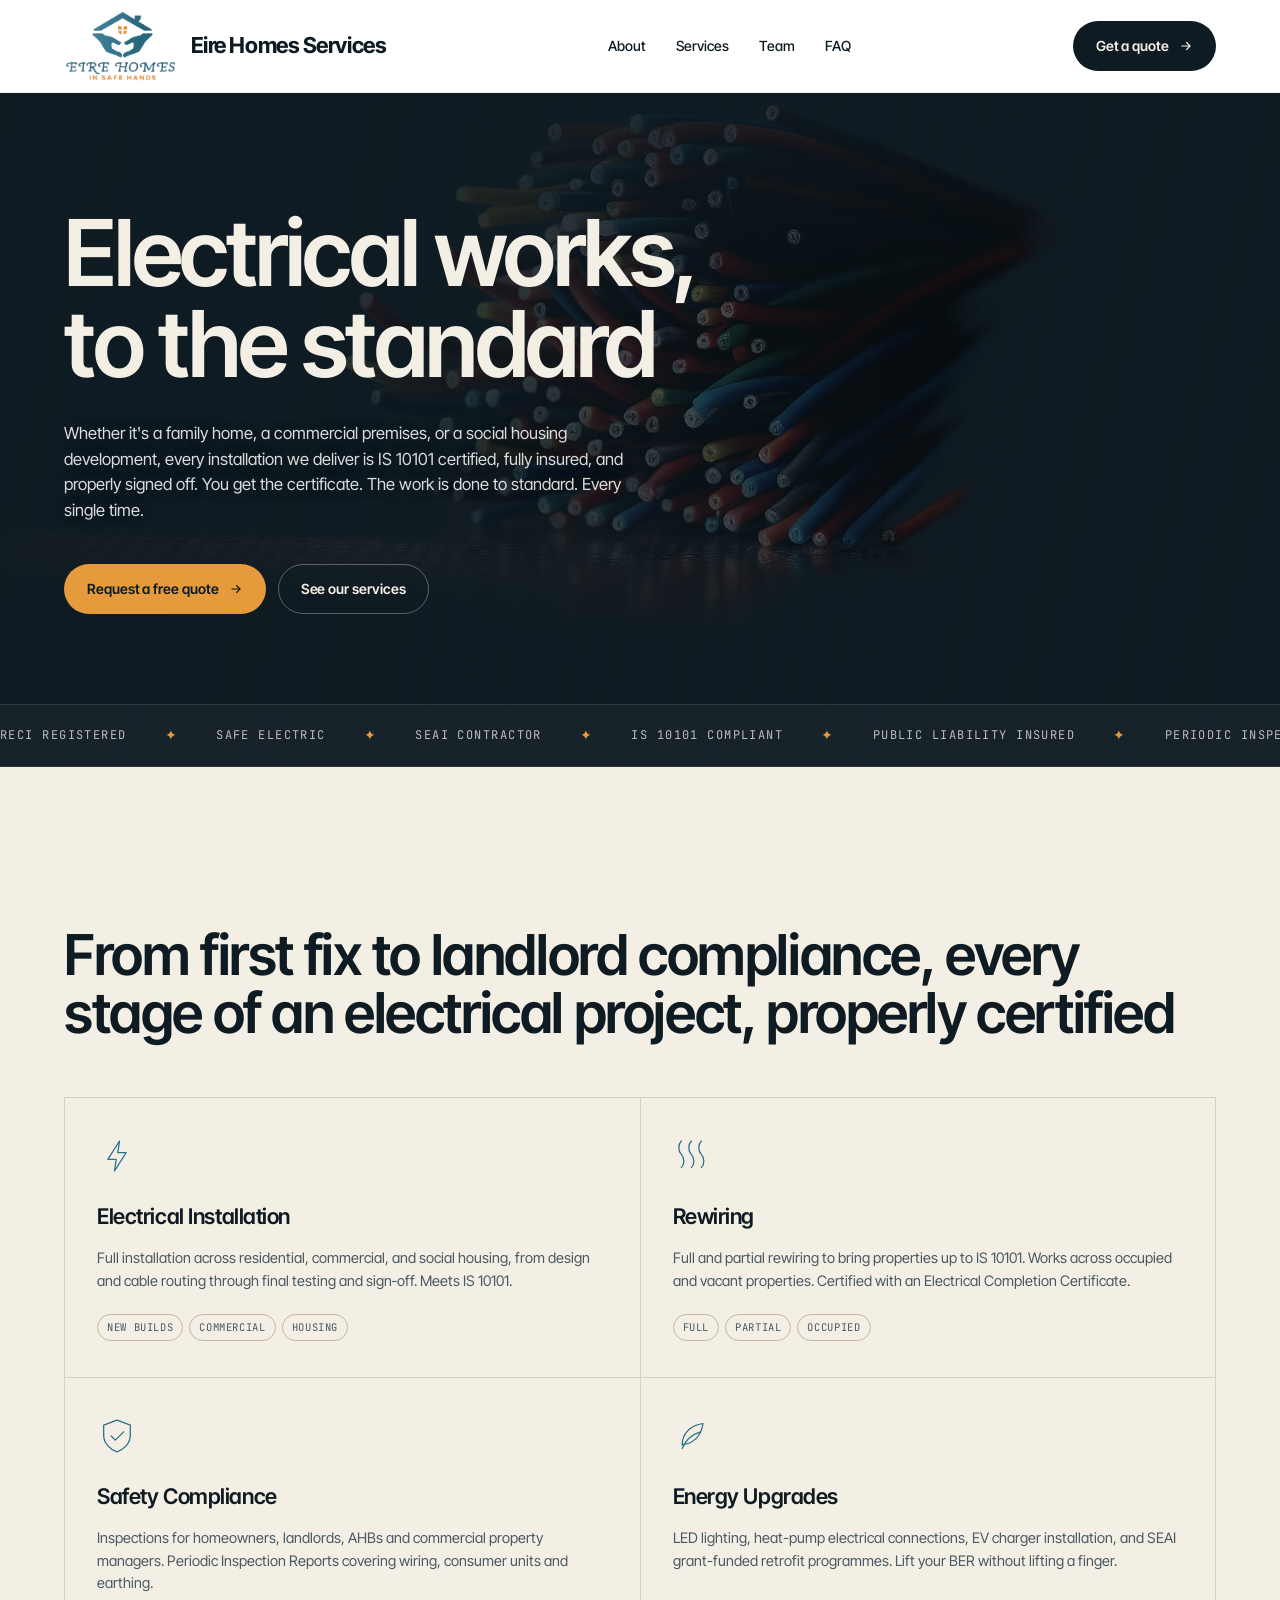
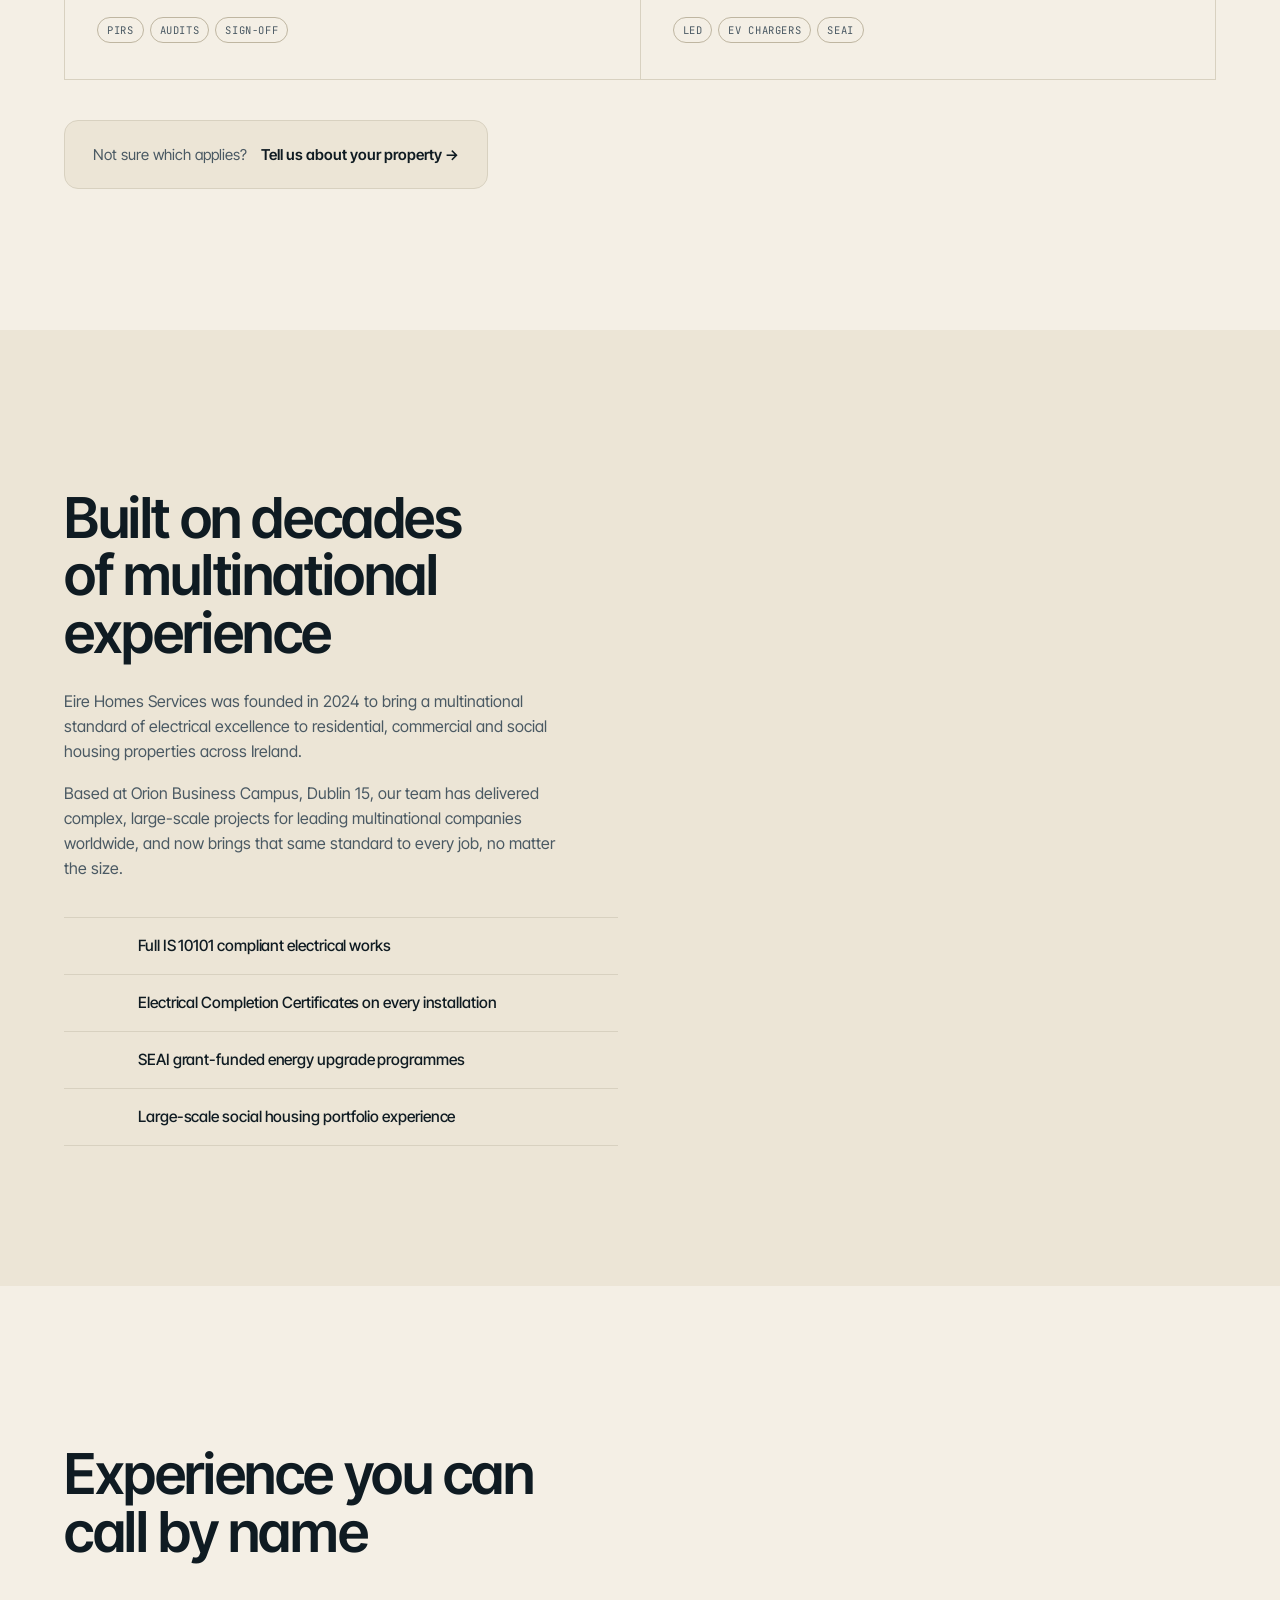
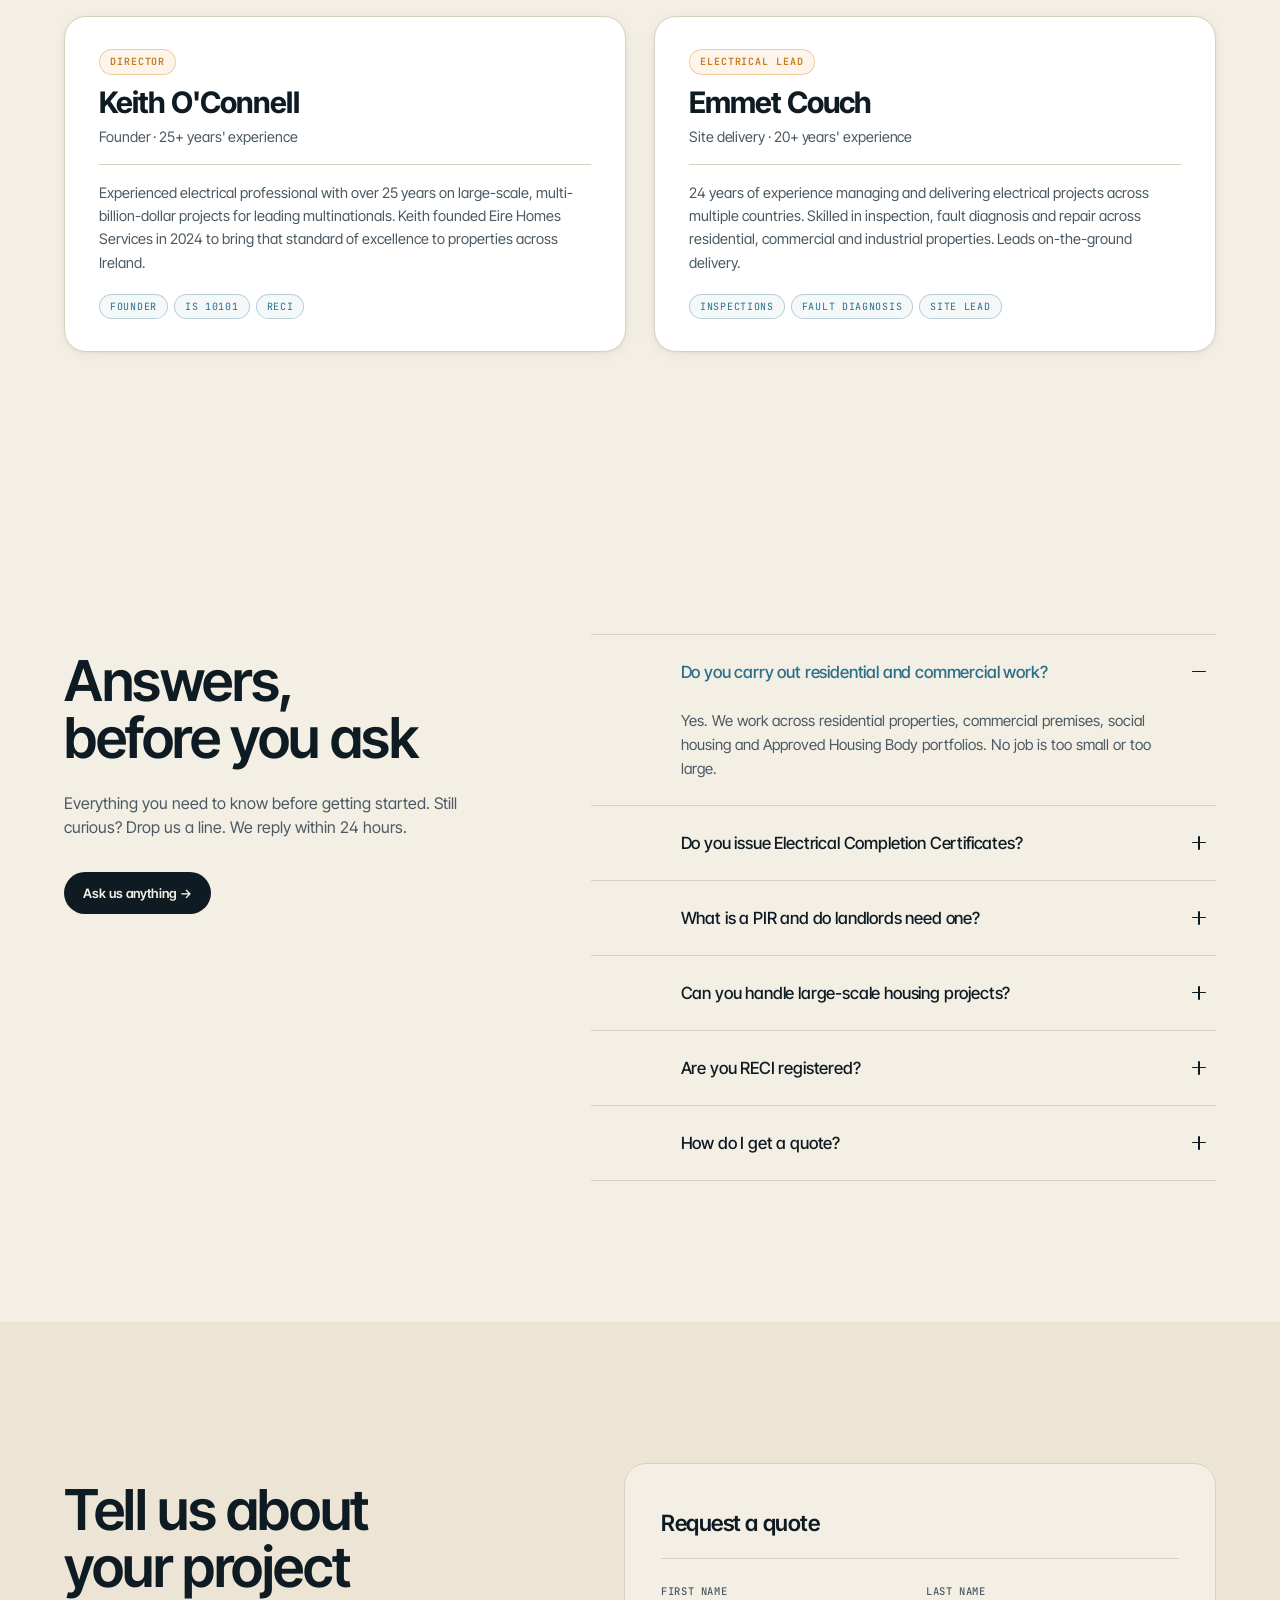
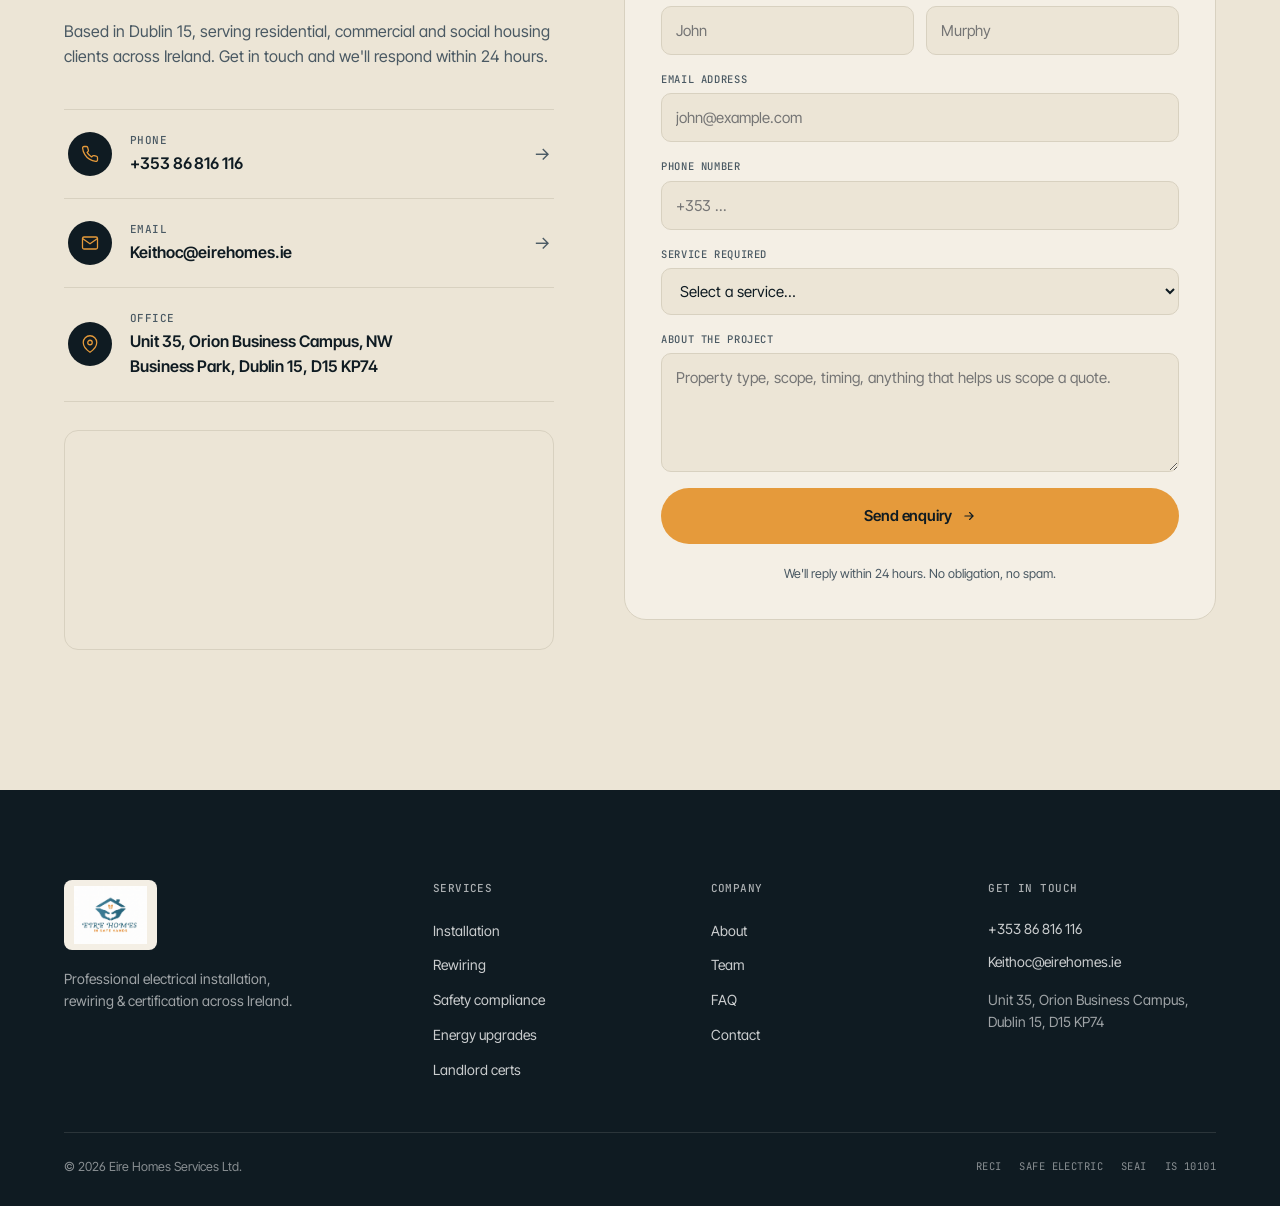
<file: index.html>
<!DOCTYPE html>
<html lang="en">
<head>
<meta charset="UTF-8" />
<meta name="viewport" content="width=device-width, initial-scale=1.0" />
<title>Eire Homes Services | Electrical works, done properly.</title>
<link rel="preconnect" href="https://fonts.googleapis.com">
<link rel="preconnect" href="https://fonts.gstatic.com" crossorigin>
<link rel="stylesheet" href="https://fonts.googleapis.com/css2?family=Inter+Tight:wght@400;500;600;700;800&family=Instrument+Serif:ital@0;1&family=JetBrains+Mono:wght@400;500&display=swap">
<link rel="icon" type="image/png" href="assets/favicon.png">
<link rel="apple-touch-icon" href="assets/favicon.png">
<link rel="stylesheet" href="css/styles.css">
</head>
<body data-palette="heritage">

<!-- ── NAV ── -->
<header class="nav">
  <a href="#top" class="nav-logo">
    <img src="assets/logo-clean.png" alt="Eire Homes Services" />
    <span class="nav-wordmark">
      <b>Eire Homes Services</b>
    </span>
  </a>
  <nav class="nav-links">
    <a href="#about">About</a>
    <a href="#services">Services</a>
    <a href="#team">Team</a>

    <a href="#faq">FAQ</a>
  </nav>
  <a href="#contact" class="btn btn-ink">
    Get a quote
    <svg viewBox="0 0 24 24" width="14" height="14" fill="none" stroke="currentColor" stroke-width="2" stroke-linecap="round"><path d="M5 12h14M13 6l6 6-6 6"/></svg>
  </a>

  <!-- Hamburger button — mobile only -->
  <button class="nav-burger" id="nav-burger" aria-label="Open menu" aria-expanded="false">
    <span></span>
    <span></span>
    <span></span>
  </button>
</header>

<!-- Mobile menu overlay -->
<div class="mobile-menu" id="mobile-menu" aria-hidden="true">
  <nav class="mobile-links">
    <a href="#about"          class="mobile-link">About</a>
    <a href="#services"       class="mobile-link">Services</a>
    <a href="#team"           class="mobile-link">Team</a>

    <a href="#faq"            class="mobile-link">FAQ</a>
    <a href="#contact"        class="mobile-link mobile-link-cta">Get a quote →</a>
  </nav>
</div>

<!-- ── HERO ── -->
<section id="top" class="hero">
  <div class="hero-grid">
    <h1 class="hero-headline">
      Electrical works,<br>
      to the standard
    </h1>
    <p class="hero-lede">
      Whether it's a family home, a commercial premises, or a social housing development, every installation we deliver is IS&nbsp;10101 certified, fully insured, and properly signed off. You get the certificate. The work is done to standard. Every single time.
    </p>
    <div class="hero-cta">
      <a href="#contact" class="btn btn-amber">Request a free quote
        <svg viewBox="0 0 24 24" width="14" height="14" fill="none" stroke="currentColor" stroke-width="2" stroke-linecap="round"><path d="M5 12h14M13 6l6 6-6 6"/></svg>
      </a>
      <a href="#services" class="btn btn-ghost">See our services</a>
    </div>
  </div>

  <div class="hero-marquee" aria-hidden="true">
    <div class="marquee-track">
      <span>RECI Registered</span><span aria-hidden="true">✦</span>
      <span>Safe Electric</span><span aria-hidden="true">✦</span>
      <span>SEAI Contractor</span><span aria-hidden="true">✦</span>
      <span>IS 10101 Compliant</span><span aria-hidden="true">✦</span>
      <span>Public Liability Insured</span><span aria-hidden="true">✦</span>
      <span>Periodic Inspection Reports</span><span aria-hidden="true">✦</span>
      <span>RECI Registered</span><span aria-hidden="true">✦</span>
      <span>Safe Electric</span><span aria-hidden="true">✦</span>
      <span>SEAI Contractor</span><span aria-hidden="true">✦</span>
      <span>IS 10101 Compliant</span><span aria-hidden="true">✦</span>
    </div>
  </div>
</section>

<!-- ── SERVICES ── -->
<section id="services" class="services">
  <header class="sec-head">
<h2 class="display-h2">From first&nbsp;fix to landlord compliance, every stage of an electrical project, properly certified</h2>
  </header>

  <div class="svc-grid">
    <article class="svc">
<svg class="svc-icon" viewBox="0 0 48 48" fill="none" stroke="currentColor" stroke-width="1.5" stroke-linejoin="round" stroke-linecap="round"><path d="M27 6 13 28h10l-2 14 14-22H25z"/></svg>
      <h3>Electrical Installation</h3>
      <p>Full installation across residential, commercial, and social housing, from design and cable routing through final testing and sign&#8209;off. Meets IS&nbsp;10101.</p>
      <ul class="svc-tags"><li>New builds</li><li>Commercial</li><li>Housing</li></ul>
    </article>

    <article class="svc">
<svg class="svc-icon" viewBox="0 0 48 48" fill="none" stroke="currentColor" stroke-width="1.5" stroke-linejoin="round" stroke-linecap="round"><path d="M10 38c4-4 4-12 0-16s-4-12 0-16"/><path d="M22 38c4-4 4-12 0-16s-4-12 0-16"/><path d="M34 38c4-4 4-12 0-16s-4-12 0-16"/></svg>
      <h3>Rewiring</h3>
      <p>Full and partial rewiring to bring properties up to IS&nbsp;10101. Works across occupied and vacant properties. Certified with an Electrical Completion Certificate.</p>
      <ul class="svc-tags"><li>Full</li><li>Partial</li><li>Occupied</li></ul>
    </article>

    <article class="svc">
<svg class="svc-icon" viewBox="0 0 48 48" fill="none" stroke="currentColor" stroke-width="1.5" stroke-linejoin="round" stroke-linecap="round"><path d="M24 5 8 11v12c0 9 7 17 16 20 9-3 16-11 16-20V11L24 5Z"/><path d="m17 24 5 5 10-10"/></svg>
      <h3>Safety Compliance</h3>
      <p>Inspections for homeowners, landlords, AHBs and commercial property managers. Periodic Inspection Reports covering wiring, consumer units and earthing.</p>
      <ul class="svc-tags"><li>PIRs</li><li>Audits</li><li>Sign-off</li></ul>
    </article>

    <article class="svc">
<svg class="svc-icon" viewBox="0 0 48 48" fill="none" stroke="currentColor" stroke-width="1.5" stroke-linejoin="round" stroke-linecap="round"><path d="M11 35c0-13 9-24 25-26-2 16-13 25-25 25Z"/><path d="M11 39c4-10 12-17 22-20"/></svg>
      <h3>Energy Upgrades</h3>
      <p>LED lighting, heat-pump electrical connections, EV charger installation, and SEAI grant-funded retrofit programmes. Lift your BER without lifting a finger.</p>
      <ul class="svc-tags"><li>LED</li><li>EV chargers</li><li>SEAI</li></ul>
    </article>

  </div>

  <a href="#contact" class="svc-cta">
    Not sure which applies? <b>Tell us about your property →</b>
  </a>
</section>

<!-- ── ABOUT ── -->
<section id="about" class="about">
  <div class="about-grid">
    <div class="about-text">
<h2 class="display-h2">Built on decades<br>of multinational experience</h2>
      <p class="lede">Eire Homes Services was founded in 2024 to bring a multinational standard of electrical excellence to residential, commercial and social housing properties across Ireland.</p>
      <p>Based at Orion Business Campus, Dublin&nbsp;15, our team has delivered complex, large-scale projects for leading multinational companies worldwide, and now brings that same standard to every job, no matter the size.</p>
      <dl class="about-highlights">
        <div><dt></dt><dd>Full IS&nbsp;10101 compliant electrical works</dd></div>
        <div><dt></dt><dd>Electrical Completion Certificates on every installation</dd></div>
        <div><dt></dt><dd>SEAI grant-funded energy upgrade programmes</dd></div>
        <div><dt></dt><dd>Large-scale social housing portfolio experience</dd></div>
      </dl>
    </div>

    <figure class="about-figure">
      <div class="about-figure-img">
        <img src="assets/rooftops.png" alt="Row of terracotta-tiled rooftops with solar panels." />
      </div>
      <figcaption>
        <span class="mono-eyebrow"><i class="dot"></i> Scale &amp; sustainability</span>
        <p>From terraced rows to SEAI retrofits, wiring the homes Ireland actually lives in.</p>
        <ul class="about-figure-tags">
          <li>Social housing</li><li>Solar &amp; heat pumps</li><li>BER upgrades</li>
        </ul>
      </figcaption>
    </figure>
  </div>
</section>

<!-- ── TEAM ── -->
<section id="team" class="team">
  <header class="sec-head">
<h2 class="display-h2">Experience you can<br>call by name</h2>
  </header>

  <div class="team-grid">
    <article class="team-card">
      <div class="team-body">
        <div class="team-meta">
          <span class="team-role">Director</span>
          <h3>Keith O&apos;Connell</h3>
          <span class="team-sub">Founder · 25+ years' experience</span>
        </div>
        <p>Experienced electrical professional with over 25 years on large-scale, multi-billion-dollar projects for leading multinationals. Keith founded Eire Homes Services in 2024 to bring that standard of excellence to properties across Ireland.</p>
        <ul class="team-tags">
          <li>Founder</li><li>IS 10101</li><li>RECI</li>
        </ul>
      </div>
    </article>

    <article class="team-card">
      <div class="team-body">
        <div class="team-meta">
          <span class="team-role">Electrical Lead</span>
          <h3>Emmet Couch</h3>
          <span class="team-sub">Site delivery · 20+ years' experience</span>
        </div>
        <p>24 years of experience managing and delivering electrical projects across multiple countries. Skilled in inspection, fault diagnosis and repair across residential, commercial and industrial properties. Leads on-the-ground delivery.</p>
        <ul class="team-tags">
          <li>Inspections</li><li>Fault diagnosis</li><li>Site lead</li>
        </ul>
      </div>
    </article>
  </div>
</section>

<!-- ── CERTIFICATIONS removed ── -->

<!-- ── FAQ ── -->
<section id="faq" class="faq">
  <div class="faq-grid">
    <header class="faq-head">
<h2 class="display-h2">Answers,<br>before you ask</h2>
      <p class="lede">Everything you need to know before getting started. Still curious? Drop us a line. We reply within 24 hours.</p>
      <a href="#contact" class="btn btn-ink-sm">Ask us anything →</a>
    </header>

    <ol class="faq-list">
      <li class="faq-item">
        <button class="faq-q" aria-expanded="true">
          <span class="faq-idx"></span>
          <span class="faq-title">Do you carry out residential and commercial work?</span>
          <span class="faq-chev" aria-hidden="true"></span>
        </button>
        <div class="faq-a">
          <p>Yes. We work across residential properties, commercial premises, social housing and Approved Housing Body portfolios. No job is too small or too large.</p>
        </div>
      </li>
      <li class="faq-item">
        <button class="faq-q" aria-expanded="false">
          <span class="faq-idx"></span>
          <span class="faq-title">Do you issue Electrical Completion Certificates?</span>
          <span class="faq-chev" aria-hidden="true"></span>
        </button>
        <div class="faq-a">
          <p>Yes. All installation and rewiring work is accompanied by an Electrical Completion Certificate confirming the work meets IS&nbsp;10101.</p>
        </div>
      </li>
      <li class="faq-item">
        <button class="faq-q" aria-expanded="false">
          <span class="faq-idx"></span>
          <span class="faq-title">What is a PIR and do landlords need one?</span>
          <span class="faq-chev" aria-hidden="true"></span>
        </button>
        <div class="faq-a">
          <p>A Periodic Inspection Report is a formal inspection of your property's electrical installation.</p>
        </div>
      </li>
      <li class="faq-item">
        <button class="faq-q" aria-expanded="false">
          <span class="faq-idx"></span>
          <span class="faq-title">Can you handle large-scale housing projects?</span>
          <span class="faq-chev" aria-hidden="true"></span>
        </button>
        <div class="faq-a">
          <p>Yes. Through our partner companies Irish Homes Group and Premier Irish Homes, we have extensive experience delivering electrical works across large social housing portfolios for Local Authorities and AHBs.</p>
        </div>
      </li>
      <li class="faq-item">
        <button class="faq-q" aria-expanded="false">
          <span class="faq-idx"></span>
          <span class="faq-title">Are you RECI registered?</span>
          <span class="faq-chev" aria-hidden="true"></span>
        </button>
        <div class="faq-a">
          <p>Yes. Eire Homes Services is registered with RECI. All electrical work is certified and compliant with IS&nbsp;10101.</p>
        </div>
      </li>
      <li class="faq-item">
        <button class="faq-q" aria-expanded="false">
          <span class="faq-idx"></span>
          <span class="faq-title">How do I get a quote?</span>
          <span class="faq-chev" aria-hidden="true"></span>
        </button>
        <div class="faq-a">
          <p>Phone us on +353&nbsp;86 816 116, email <a href="mailto:Keithoc@eirehomes.ie">Keithoc@eirehomes.ie</a>, or fill in the contact form below. We aim to respond to every enquiry within 24 hours.</p>
        </div>
      </li>
    </ol>
  </div>
</section>

<!-- ── CONTACT ── -->
<section id="contact" class="contact">
  <div class="contact-grid">
    <div class="contact-info">
<h2 class="display-h2">Tell us about<br>your project</h2>
      <p class="lede">Based in Dublin&nbsp;15, serving residential, commercial and social housing clients across Ireland. Get in touch and we'll respond within 24&nbsp;hours.</p>

      <div class="contact-list">
        <a href="tel:+353868161160" class="contact-row">
          <div class="cr-icon">
            <svg viewBox="0 0 24 24" fill="none" stroke="currentColor" stroke-width="1.7" stroke-linecap="round" stroke-linejoin="round"><path d="M22 16.92v3a2 2 0 0 1-2.18 2 19.79 19.79 0 0 1-8.63-3.07 19.5 19.5 0 0 1-6-6 19.79 19.79 0 0 1-3.07-8.67A2 2 0 0 1 4.11 2h3a2 2 0 0 1 2 1.72 12.84 12.84 0 0 0 .7 2.81 2 2 0 0 1-.45 2.11L8.09 9.91a16 16 0 0 0 6 6l1.27-1.27a2 2 0 0 1 2.11-.45 12.84 12.84 0 0 0 2.81.7A2 2 0 0 1 22 16.92Z"/></svg>
          </div>
          <div class="cr-meta">
            <span class="mono-eyebrow alt">Phone</span>
            <b>+353 86 816 116</b>
          </div>
          <span class="cr-go">→</span>
        </a>
        <a href="mailto:Keithoc@eirehomes.ie" class="contact-row">
          <div class="cr-icon">
            <svg viewBox="0 0 24 24" fill="none" stroke="currentColor" stroke-width="1.7" stroke-linecap="round" stroke-linejoin="round"><rect x="2" y="4" width="20" height="16" rx="2"/><path d="m22 6-10 7L2 6"/></svg>
          </div>
          <div class="cr-meta">
            <span class="mono-eyebrow alt">Email</span>
            <b>Keithoc@eirehomes.ie</b>
          </div>
          <span class="cr-go">→</span>
        </a>
        <div class="contact-row contact-row-static">
          <div class="cr-icon">
            <svg viewBox="0 0 24 24" fill="none" stroke="currentColor" stroke-width="1.7" stroke-linecap="round" stroke-linejoin="round"><path d="M21 10c0 7-9 13-9 13s-9-6-9-13a9 9 0 0 1 18 0Z"/><circle cx="12" cy="10" r="3"/></svg>
          </div>
          <div class="cr-meta">
            <span class="mono-eyebrow alt">Office</span>
            <b>Unit 35, Orion Business Campus, NW Business Park, Dublin&nbsp;15, D15&nbsp;KP74</b>
          </div>
        </div>
      </div>

      <div class="contact-map">
        <iframe
          src="https://maps.google.com/maps?q=Irish+Homes,+D15+KP74,+Dublin,+Ireland&z=17&output=embed"
          width="100%" height="100%"
          style="border:0;" allowfullscreen="" loading="lazy"
          referrerpolicy="no-referrer-when-downgrade"
          title="Eire Homes Services office location">
        </iframe>
      </div>
    </div>

    <form class="contact-form" id="contact-form" name="contact" method="POST" action="/thank-you.html" data-netlify="true" netlify-honeypot="bot-field">
      <p class="hidden"><label>Don't fill this out: <input name="bot-field" /></label></p>
      <div class="form-head">
<h3>Request a quote</h3>
      </div>
      <div class="form-row">
        <label class="field">
          <span>First name</span>
          <input type="text" name="first" placeholder="John" />
        </label>
        <label class="field">
          <span>Last name</span>
          <input type="text" name="last" placeholder="Murphy" />
        </label>
      </div>
      <label class="field">
        <span>Email address</span>
        <input type="email" name="email" placeholder="john@example.com" />
      </label>
      <label class="field">
        <span>Phone number</span>
        <input type="tel" name="phone" placeholder="+353 ..." />
      </label>
      <label class="field">
        <span>Service required</span>
        <select name="service">
          <option value="">Select a service…</option>
          <option>Electrical Installation</option>
          <option>Rewiring</option>
          <option>Safety Compliance / PIR</option>
          <option>Energy Upgrades</option>
          <option>BER Electrical Works</option>
          <option>Landlord Certification</option>
          <option>Other</option>
        </select>
      </label>
      <label class="field">
        <span>About the project</span>
        <textarea name="message" rows="4" placeholder="Property type, scope, timing, anything that helps us scope a quote."></textarea>
      </label>
      <button type="submit" class="btn btn-amber btn-block">
        Send enquiry
        <svg viewBox="0 0 24 24" width="14" height="14" fill="none" stroke="currentColor" stroke-width="2" stroke-linecap="round"><path d="M5 12h14M13 6l6 6-6 6"/></svg>
      </button>
      <p class="form-note">We'll reply within 24 hours. No obligation, no spam.</p>
    </form>
  </div>
</section>

<!-- ── FOOTER ── -->
<footer class="site-foot">
  <div class="foot-grid">
    <div class="foot-brand">
      <img src="assets/logo.png" alt="Eire Homes Services" />
      <p>Professional electrical installation, rewiring &amp; certification across Ireland.</p>
    </div>

    <div class="foot-col">
      <span class="mono-eyebrow alt">Services</span>
      <ul>
        <li><a href="#services">Installation</a></li>
        <li><a href="#services">Rewiring</a></li>
        <li><a href="#services">Safety compliance</a></li>
        <li><a href="#services">Energy upgrades</a></li>
        <li><a href="#services">Landlord certs</a></li>
      </ul>
    </div>

    <div class="foot-col">
      <span class="mono-eyebrow alt">Company</span>
      <ul>
        <li><a href="#about">About</a></li>
        <li><a href="#team">Team</a></li>

        <li><a href="#faq">FAQ</a></li>
        <li><a href="#contact">Contact</a></li>
      </ul>
    </div>

    <div class="foot-col foot-contact">
      <span class="mono-eyebrow alt">Get in touch</span>
      <a href="tel:+353868161160">+353 86 816 116</a>
      <a href="mailto:Keithoc@eirehomes.ie">Keithoc@eirehomes.ie</a>
      <address>Unit 35, Orion Business Campus,<br>Dublin 15, D15 KP74</address>
    </div>
  </div>

  <div class="foot-bottom">
    <div>© 2026 Eire Homes Services Ltd.</div>
    <div class="foot-marks">
      <span>RECI</span><span>Safe Electric</span><span>SEAI</span><span>IS 10101</span>
    </div>
  </div>
</footer>

<script src="js/main.js"></script>
</body>
</html>
</file>
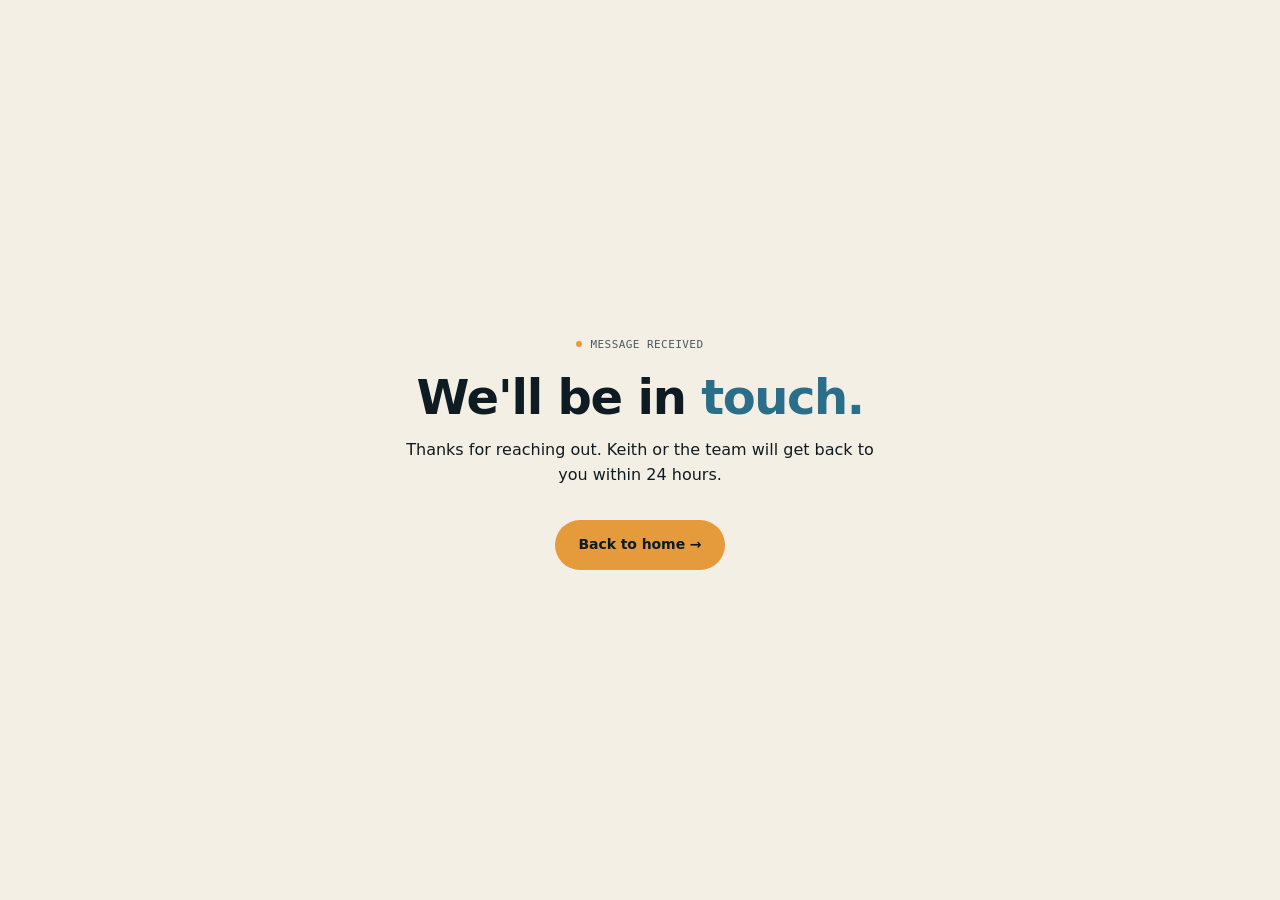
<file: thank-you.html>
<!DOCTYPE html>
<html lang="en">
<head>
  <meta charset="UTF-8" />
  <meta name="viewport" content="width=device-width, initial-scale=1.0" />
  <title>Thank you — Eire Homes Services</title>
  <link rel="stylesheet" href="css/styles.css" />
  <style>
    body { display: flex; align-items: center; justify-content: center; min-height: 100vh; text-align: center; padding: 2rem; }
    .ty-wrap { max-width: 480px; }
    .ty-wrap h1 { font-size: clamp(2rem, 5vw, 3rem); margin-bottom: 1rem; }
    .ty-wrap p { color: var(--c-muted); margin-bottom: 2rem; }
    .ty-wrap .btn { display: inline-flex; }
  </style>
</head>
<body>
  <div class="ty-wrap">
    <span class="mono-eyebrow"><i class="dot"></i> Message received</span>
    <h1 class="display-h2">We'll be in <em>touch.</em></h1>
    <p>Thanks for reaching out. Keith or the team will get back to you within 24 hours.</p>
    <a href="/" class="btn btn-amber">Back to home →</a>
  </div>
</body>
</html>
</file>
<file: css/styles.css>
/* ─────────────────────────────────────────────────────────
   EIRE HOMES SERVICES — REDESIGN
   Editorial, confident, no slop.
   ───────────────────────────────────────────────────────── */

/* ── TOKENS ── */
:root {
  /* Heritage palette (default, derived from logo) */
  --c-paper:    #F4EFE5;
  --c-paper-2:  #ECE5D6;
  --c-ink:      #0F1B22;
  --c-ink-2:    #1B2A33;
  --c-ink-soft: #4A5963;
  --c-line:     #D8D1C0;
  --c-line-2:   #BFB6A1;

  --c-teal:     #2B6E89;
  --c-teal-700: #235A71;
  --c-teal-900: #0F2E3D;
  --c-amber:    #E59A3B;
  --c-amber-2:  #C97E1F;

  --c-good:     #2F7D5B;

  /* Type */
  --ff-sans: "Inter Tight", ui-sans-serif, system-ui, -apple-system, sans-serif;
  --ff-serif: "Instrument Serif", "Times New Roman", serif;
  --ff-mono: "JetBrains Mono", ui-monospace, SFMono-Regular, Menlo, monospace;

  /* Layout */
  --pad-x: clamp(20px, 5vw, 80px);
  --maxw: 1340px;
  --r-xs: 6px;
  --r-sm: 10px;
  --r-md: 14px;
  --r-lg: 22px;
}

/* Slate variant */
body[data-palette="slate"] {
  --c-paper:    #F4F4F2;
  --c-paper-2:  #E8E8E5;
  --c-ink:      #0B0C0E;
  --c-ink-2:    #17191D;
  --c-ink-soft: #4D5158;
  --c-line:     #D9D8D4;
  --c-line-2:   #BDBBB4;
  --c-teal:     #1F1F22;
  --c-teal-700: #131316;
  --c-teal-900: #060608;
  --c-amber:    #D4FF3A;
  --c-amber-2:  #B8E614;
}

/* Navy/brass variant */
body[data-palette="navy"] {
  --c-paper:    #F2EFE8;
  --c-paper-2:  #E5E1D5;
  --c-ink:      #0A1B30;
  --c-ink-2:    #11243F;
  --c-ink-soft: #4C5870;
  --c-line:     #D5D0BE;
  --c-line-2:   #BBB39B;
  --c-teal:     #15355A;
  --c-teal-700: #0C2849;
  --c-teal-900: #061A33;
  --c-amber:    #C9A24B;
  --c-amber-2:  #A88033;
}

/* ── BASE ── */
*, *::before, *::after { box-sizing: border-box; margin: 0; padding: 0; }
html { scroll-behavior: smooth; }
body {
  font-family: var(--ff-sans);
  background: var(--c-paper);
  color: var(--c-ink);
  font-size: 16px;
  line-height: 1.55;
  -webkit-font-smoothing: antialiased;
  text-rendering: optimizeLegibility;
  font-feature-settings: "ss01", "cv11";
  overflow-x: hidden;
}
img { display: block; max-width: 100%; }
a { color: inherit; }
button { font: inherit; color: inherit; background: none; border: 0; cursor: pointer; }
ul, ol { list-style: none; }
:focus-visible { outline: 2px solid var(--c-amber); outline-offset: 3px; border-radius: 4px; }

/* ── REUSABLE ── */
.mono-eyebrow {
  font-family: var(--ff-mono);
  font-size: 11px;
  letter-spacing: .04em;
  text-transform: uppercase;
  color: var(--c-ink-soft);
  display: inline-flex;
  align-items: center;
  gap: 8px;
  font-weight: 500;
}
.mono-eyebrow .dot {
  width: 6px; height: 6px; border-radius: 50%;
  background: var(--c-amber);
  display: inline-block;
}
.mono-eyebrow.alt { color: rgba(255,255,255,.65); }
.mono-eyebrow.alt .dot { background: var(--c-amber); }

.display-h2 {
  font-family: var(--ff-sans);
  font-weight: 600;
  font-size: clamp(2rem, 4.4vw, 3.6rem);
  letter-spacing: -0.025em;
  line-height: 1.02;
  color: var(--c-ink);
  margin-top: 18px;
  text-wrap: balance;
}
.display-h2 em {
  font-family: var(--ff-sans);
  font-style: normal;
  font-weight: 700;
  letter-spacing: -0.03em;
  color: var(--c-teal);
}

.lede {
  font-size: clamp(1rem, 1.2vw, 1.13rem);
  color: var(--c-ink-soft);
  max-width: 56ch;
  margin-top: 22px;
  line-height: 1.55;
  text-wrap: pretty;
}

.btn {
  display: inline-flex;
  align-items: center;
  gap: 10px;
  padding: 13px 22px;
  border-radius: 999px;
  font-weight: 600;
  font-size: 14px;
  letter-spacing: -0.005em;
  text-decoration: none;
  transition: transform .18s ease, background .18s ease, color .18s ease, border-color .18s ease;
  white-space: nowrap;
  border: 1px solid transparent;
}
.btn svg { transition: transform .18s ease; }
.btn:hover svg { transform: translateX(2px); }
.btn-ink { background: var(--c-ink); color: var(--c-paper); }
.btn-ink:hover { background: var(--c-ink-2); }
.btn-ink-sm { background: var(--c-ink); color: var(--c-paper); padding: 10px 18px; font-size: 13px; }
.btn-amber { background: var(--c-amber); color: var(--c-ink); }
body[data-palette="slate"] .btn-amber { color: #0B0C0E; }
.btn-amber:hover { background: var(--c-amber-2); }
.btn-ghost {
  background: transparent;
  color: var(--c-paper);
  border-color: rgba(255,255,255,.3);
}
.btn-ghost:hover { border-color: rgba(255,255,255,.7); background: rgba(255,255,255,.06); }
.hero .btn-ghost { color: var(--c-paper); }
.btn-block { width: 100%; justify-content: center; padding: 15px 22px; font-size: 15px; }

.sec-head {
  max-width: 820px;
  margin-bottom: 56px;
}
.sec-head .lede { margin-top: 24px; }
.sec-head-dark { color: var(--c-paper); }
.sec-head-dark .display-h2 { color: var(--c-paper); }
.sec-head-dark .display-h2 em { color: var(--c-amber); }
.sec-head-dark .lede { color: rgba(255,255,255,.7); }
.sec-head-dark .mono-eyebrow { color: rgba(255,255,255,.65); }

/* ── NAV ── */
.nav {
  position: sticky; top: 0; z-index: 80;
  display: grid;
  grid-template-columns: auto 1fr auto;
  align-items: center;
  gap: 28px;
  padding: 10px var(--pad-x);
  background: #ffffff;
  backdrop-filter: none;
  border-bottom: 1px solid color-mix(in oklab, var(--c-ink) 8%, transparent);
}
.nav-logo {
  display: flex; align-items: center; gap: 14px;
  text-decoration: none;
}
.nav-logo img {
  height: 72px; width: auto;
  mix-blend-mode: multiply;
}
.nav-wordmark { display: flex; flex-direction: column; line-height: 1.05; }
.nav-wordmark b {
  font-weight: 700; font-size: 22px; letter-spacing: -0.02em; color: var(--c-ink);
}
.nav-wordmark em {
  font-style: normal;
  font-family: var(--ff-mono);
  font-size: 10.5px; letter-spacing: .04em;
  color: var(--c-ink-soft);
  text-transform: uppercase;
}
.nav-links {
  display: flex; gap: 30px; justify-content: center;
}
.nav-links a {
  text-decoration: none;
  font-size: 14px;
  font-weight: 500;
  color: var(--c-ink);
  position: relative;
  padding: 4px 0;
  transition: color .15s;
}
.nav-links a::after {
  content: '';
  position: absolute; left: 0; right: 0; bottom: 0;
  height: 1px;
  background: var(--c-amber);
  transform: scaleX(0);
  transform-origin: left center;
  transition: transform .25s ease;
}
.nav-links a:hover::after { transform: scaleX(1); }

/* ── HAMBURGER ── */
.nav-burger {
  display: none;
  flex-direction: column;
  justify-content: center;
  gap: 5px;
  width: 40px; height: 40px;
  padding: 8px;
  background: none;
  border: 1px solid var(--c-line);
  border-radius: var(--r-xs);
  cursor: pointer;
  z-index: 110;
}
.nav-burger span {
  display: block;
  width: 100%;
  height: 2px;
  background: var(--c-ink);
  border-radius: 2px;
  transition: transform .25s ease, opacity .2s ease;
}
.nav-burger[aria-expanded="true"] span:nth-child(1) { transform: translateY(6.5px) rotate(45deg); }
.nav-burger[aria-expanded="true"] span:nth-child(2) { opacity: 0; }
.nav-burger[aria-expanded="true"] span:nth-child(3) { transform: translateY(-6.5px) rotate(-45deg); }

/* ── MOBILE MENU ── */
.mobile-menu {
  display: none;
  position: fixed;
  inset: 0;
  background: var(--c-paper);
  z-index: 100;
  flex-direction: column;
  justify-content: center;
  align-items: center;
  padding: 80px var(--pad-x) 40px;
}
.mobile-menu.is-open { display: flex; }
.mobile-links {
  display: flex;
  flex-direction: column;
  align-items: center;
  gap: 8px;
  width: 100%;
}
.mobile-link {
  font-size: clamp(1.6rem, 7vw, 2.2rem);
  font-weight: 600;
  letter-spacing: -0.025em;
  color: var(--c-ink);
  text-decoration: none;
  padding: 12px 0;
  border-bottom: 1px solid var(--c-line);
  width: 100%;
  text-align: center;
  transition: color .2s;
}
.mobile-link:hover { color: var(--c-teal); }
.mobile-link-cta {
  margin-top: 16px;
  background: var(--c-amber);
  color: var(--c-ink);
  border-radius: 999px;
  border-bottom: none;
  padding: 16px 40px;
  font-size: 1.1rem;
  width: auto;
}
.mobile-link-cta:hover { background: var(--c-amber-2); color: var(--c-ink); }

/* ── HERO ── */
.hero {
  background: var(--c-ink);
  color: var(--c-paper);
  padding: clamp(60px, 9vw, 130px) var(--pad-x) 0;
  position: relative;
  overflow: hidden;
  isolation: isolate;
}
.hero::before {
  content: '';
  position: absolute; inset: 0;
  background-image: url('../assets/wires.png');
  background-size: cover;
  background-position: center center;
  background-repeat: no-repeat;
  filter: saturate(.6) contrast(1.05) brightness(.65);
  z-index: -2;
}
.hero::after {
  content: '';
  position: absolute; inset: 0;
  background:
    linear-gradient(105deg,
      color-mix(in oklab, var(--c-ink) 90%, transparent) 0%,
      color-mix(in oklab, var(--c-ink) 78%, transparent) 38%,
      color-mix(in oklab, var(--c-ink) 40%, transparent) 70%,
      color-mix(in oklab, var(--c-ink) 25%, transparent) 100%),
    linear-gradient(180deg,
      color-mix(in oklab, var(--c-ink) 60%, transparent) 0%,
      transparent 35%,
      color-mix(in oklab, var(--c-ink) 55%, transparent) 100%);
  pointer-events: none;
  z-index: -1;
}
.hero > * { position: relative; z-index: 1; }

.hero-grid {
  max-width: var(--maxw);
  margin: 0 auto;
  display: grid;
  grid-template-columns: 1fr;
  gap: 0;
  align-items: start;
  padding-bottom: 90px;
}
.hero-meta { margin-bottom: 60px; }
.hero-meta .mono-eyebrow { color: rgba(255,255,255,.65); }

.hero-headline {
  font-family: var(--ff-sans);
  font-weight: 600;
  font-size: clamp(2.6rem, 7.2vw, 6.4rem);
  line-height: .98;
  letter-spacing: -0.035em;
  color: var(--c-paper);
  max-width: 14ch;
}
.hero-headline em {
  font-family: var(--ff-sans);
  font-weight: 800;
  font-style: normal;
  letter-spacing: -0.03em;
  color: var(--c-amber);
}
.hero-lede {
  margin-top: 32px;
  font-size: clamp(1rem, 1.3vw, 1.18rem);
  color: rgba(255,255,255,.85);
  max-width: 56ch;
  line-height: 1.55;
  text-wrap: pretty;
  text-shadow: 0 1px 14px rgba(0,0,0,.35);
}
.hero-cta {
  display: flex; gap: 12px; flex-wrap: wrap;
  margin-top: 40px;
}

/* Hero card */
.hero-card {
  grid-area: card;
  background: color-mix(in oklab, var(--c-paper) 8%, transparent);
  border: 1px solid color-mix(in oklab, var(--c-paper) 18%, transparent);
  border-radius: var(--r-lg);
  padding: 22px;
  backdrop-filter: blur(8px);
  align-self: end;
  margin-top: 40px;
}
.hero-card-head {
  display: flex; align-items: center; justify-content: space-between;
  margin-bottom: 18px;
}
.hero-card-stamp {
  font-family: var(--ff-mono);
  font-size: 10.5px;
  letter-spacing: .06em;
  text-transform: uppercase;
  color: var(--c-amber);
  border: 1px solid color-mix(in oklab, var(--c-amber) 60%, transparent);
  padding: 4px 9px;
  border-radius: 4px;
}
.hero-card-list {
  display: flex; flex-direction: column;
}
.hero-card-list li {
  display: flex; justify-content: space-between; align-items: baseline;
  padding: 12px 0;
  border-bottom: 1px dashed color-mix(in oklab, var(--c-paper) 18%, transparent);
  font-size: 14px;
}
.hero-card-list li:last-child { border-bottom: 0; }
.hero-card-list li span { color: rgba(255,255,255,.72); }
.hero-card-list li b {
  font-weight: 600;
  color: var(--c-paper);
  font-family: var(--ff-mono);
  font-size: 12px;
}
.hero-card-foot {
  display: flex; justify-content: space-between; align-items: baseline;
  padding: 18px 0 4px;
  border-top: 1px solid color-mix(in oklab, var(--c-paper) 14%, transparent);
  margin-top: 8px;
}
.hero-card-foot span {
  color: rgba(255,255,255,.6);
  font-family: var(--ff-mono);
  font-size: 11px;
  letter-spacing: .04em;
  text-transform: uppercase;
}
.hero-card-foot b {
  font-family: var(--ff-sans);
  font-style: normal;
  font-weight: 700;
  font-size: 22px;
  color: var(--c-amber);
}

/* Marquee */
.hero-marquee {
  position: relative;
  overflow: hidden;
  margin: 0 calc(-1 * var(--pad-x));
  padding: 20px 0;
  border-top: 1px solid color-mix(in oklab, var(--c-paper) 10%, transparent);
  border-bottom: 1px solid color-mix(in oklab, var(--c-paper) 10%, transparent);
  background: color-mix(in oklab, var(--c-paper) 3%, transparent);
}
.marquee-track {
  display: flex;
  gap: 38px;
  width: max-content;
  animation: marquee 38s linear infinite;
  font-family: var(--ff-mono);
  font-size: 12px;
  text-transform: uppercase;
  letter-spacing: .12em;
  color: rgba(255,255,255,.7);
}
.marquee-track span { display: inline-flex; align-items: center; }
.marquee-track span[aria-hidden] { color: var(--c-amber); font-size: 14px; }
@keyframes marquee {
  from { transform: translateX(0); }
  to   { transform: translateX(-50%); }
}

/* ── STATS ── */
.stats {
  background: var(--c-ink);
  color: var(--c-paper);
  padding: 0 var(--pad-x) 100px;
  display: grid;
  grid-template-columns: repeat(4, 1fr);
  gap: 0;
  max-width: 100%;
  position: relative;
}
.stats .stat {
  padding: 60px 28px 60px 0;
  border-right: 1px solid color-mix(in oklab, var(--c-paper) 12%, transparent);
}
.stats .stat:last-child { border-right: 0; }
.stats .stat:not(:first-child) { padding-left: 28px; }
.stat-num {
  font-family: var(--ff-sans);
  font-weight: 500;
  font-size: clamp(2.6rem, 5.4vw, 4.6rem);
  line-height: 1;
  letter-spacing: -0.035em;
  color: var(--c-paper);
}
.stat-num sup { font-size: .5em; vertical-align: super; color: var(--c-amber); font-weight: 500; margin-left: 2px; }
.stat-num .unit {
  font-family: var(--ff-sans);
  font-style: normal;
  font-weight: 700;
  color: var(--c-amber);
}
.stat-lbl {
  margin-top: 14px;
  font-size: 13px;
  color: rgba(255,255,255,.62);
  max-width: 22ch;
  line-height: 1.4;
}

/* ── SERVICES ── */
.services {
  padding: clamp(80px, 11vw, 160px) var(--pad-x);
  background: var(--c-paper);
}
.services > * { max-width: var(--maxw); margin-left: auto; margin-right: auto; }
.svc-grid {
  display: grid;
  grid-template-columns: repeat(2, 1fr);
  gap: 0;
  border-top: 1px solid var(--c-line);
  border-left: 1px solid var(--c-line);
}
.svc {
  background: var(--c-paper);
  padding: 38px 32px 36px;
  border-right: 1px solid var(--c-line);
  border-bottom: 1px solid var(--c-line);
  position: relative;
  display: flex;
  flex-direction: column;
  gap: 14px;
  transition: background .25s ease;
}
.svc:hover { background: color-mix(in oklab, var(--c-paper) 92%, var(--c-amber) 8%); }
.svc-num {
  font-family: var(--ff-mono);
  font-size: 11px;
  letter-spacing: .08em;
  color: var(--c-ink-soft);
  position: absolute;
  top: 22px; right: 24px;
}
.svc-icon {
  width: 40px; height: 40px;
  color: var(--c-teal);
  margin-bottom: 8px;
}
.svc h3 {
  font-size: 1.35rem;
  font-weight: 600;
  letter-spacing: -0.02em;
  color: var(--c-ink);
  margin-top: 2px;
}
.svc p {
  font-size: 14.5px;
  color: var(--c-ink-soft);
  line-height: 1.55;
  flex: 1;
}
.svc-tags {
  display: flex; gap: 6px; flex-wrap: wrap;
  margin-top: 8px;
}
.svc-tags li {
  font-family: var(--ff-mono);
  font-size: 10.5px;
  text-transform: uppercase;
  letter-spacing: .06em;
  color: var(--c-ink-soft);
  border: 1px solid var(--c-line-2);
  padding: 4px 9px;
  border-radius: 999px;
}
.svc-cta {
  display: inline-flex;
  align-items: center;
  gap: 14px;
  margin-top: 40px;
  padding: 22px 28px;
  background: var(--c-paper-2);
  border: 1px solid var(--c-line);
  border-radius: var(--r-md);
  text-decoration: none;
  font-size: 15px;
  color: var(--c-ink-soft);
  width: fit-content;
  transition: border-color .2s, background .2s;
}
.svc-cta:hover { border-color: var(--c-ink); background: var(--c-paper); }
.svc-cta b { color: var(--c-ink); font-weight: 600; }

/* ── FEATURE BAND ── */
.feature {
  background: var(--c-ink);
  padding: 0;
}
.feature-figure {
  position: relative;
  margin: 0;
  width: 100%;
  aspect-ratio: 16 / 8;
  overflow: hidden;
  background: var(--c-ink);
}
.feature-figure > img {
  width: 100%; height: 100%;
  object-fit: cover;
  object-position: center 38%;
  display: block;
  filter: saturate(.92) contrast(1.02);
}
.feature-figure::before {
  content: '';
  position: absolute; inset: 0;
  background:
    linear-gradient(90deg, color-mix(in oklab, var(--c-ink) 78%, transparent) 0%, color-mix(in oklab, var(--c-ink) 38%, transparent) 38%, transparent 60%),
    linear-gradient(0deg, color-mix(in oklab, var(--c-ink) 55%, transparent) 0%, transparent 50%);
  pointer-events: none;
}
.feature-caption {
  position: absolute;
  left: var(--pad-x);
  right: var(--pad-x);
  bottom: clamp(40px, 6vw, 80px);
  max-width: 720px;
  color: var(--c-paper);
  display: flex; flex-direction: column;
  gap: 22px;
}
.feature-caption p {
  font-family: var(--ff-sans);
  font-weight: 600;
  font-size: clamp(1.6rem, 3.4vw, 2.8rem);
  letter-spacing: -0.025em;
  line-height: 1.05;
  text-wrap: balance;
  color: var(--c-paper);
  max-width: 22ch;
}
.feature-caption p em {
  font-family: var(--ff-sans);
  font-style: normal;
  font-weight: 600;
  letter-spacing: -0.01em;
  color: var(--c-amber);
}
.feature-meta {
  display: flex;
  gap: 40px;
  padding-top: 18px;
  border-top: 1px solid color-mix(in oklab, var(--c-paper) 22%, transparent);
  max-width: 560px;
  flex-wrap: wrap;
}
.feature-meta > div { display: flex; flex-direction: column; gap: 6px; }
.feature-meta b {
  font-weight: 600;
  font-size: 14px;
  color: var(--c-paper);
  letter-spacing: -0.005em;
}
@media (max-width: 740px) {
  .feature-figure { aspect-ratio: 4 / 5; }
  .feature-figure > img { object-position: center 42%; }
  .feature-caption { bottom: 32px; }
  .feature-meta { gap: 24px; }
}
.about {
  padding: clamp(80px, 11vw, 160px) var(--pad-x);
  background: var(--c-paper-2);
}
.about > * { max-width: var(--maxw); margin-left: auto; margin-right: auto; }
.about-grid {
  display: grid;
  grid-template-columns: 1.05fr 1fr;
  gap: 70px;
  align-items: start;
}

.about-figure {
  margin: 0;
  position: sticky;
  top: 110px;
  display: flex;
  flex-direction: column;
  gap: 22px;
}
.about-figure-img {
  position: relative;
  border-radius: var(--r-md);
  overflow: hidden;
  background: var(--c-paper);
  box-shadow:
    0 1px 0 color-mix(in oklab, var(--c-ink) 8%, transparent),
    0 24px 60px -28px color-mix(in oklab, var(--c-ink) 35%, transparent);
}
.about-figure-img::after {
  content: '';
  position: absolute; inset: 0;
  background: linear-gradient(180deg, transparent 55%, color-mix(in oklab, var(--c-ink) 18%, transparent) 100%);
  pointer-events: none;
}
.about-figure-img img {
  width: 100%;
  height: auto;
  display: block;
  aspect-ratio: 4 / 3.05;
  object-fit: cover;
  object-position: center 38%;
  filter: saturate(.95) contrast(1.03);
}
.about-figure figcaption {
  display: flex; flex-direction: column; gap: 14px;
  padding-top: 4px;
}
.about-figure figcaption p {
  font-family: var(--ff-sans);
  font-weight: 500;
  font-size: 1.05rem;
  letter-spacing: -0.01em;
  line-height: 1.35;
  color: var(--c-ink);
  text-wrap: balance;
  max-width: 36ch;
}
.about-figure figcaption p em {
  font-family: var(--ff-sans);
  font-style: normal;
  font-weight: 600;
  color: var(--c-teal);
}
.about-figure-tags {
  display: flex; gap: 6px; flex-wrap: wrap;
}
.about-figure-tags li {
  font-family: var(--ff-mono);
  font-size: 10.5px;
  text-transform: uppercase;
  letter-spacing: .06em;
  color: var(--c-ink-soft);
  border: 1px solid var(--c-line-2);
  padding: 4px 9px;
  border-radius: 999px;
}
.about-text .lede { margin-top: 28px; }
.about-text p { color: var(--c-ink-soft); max-width: 56ch; margin-top: 18px; line-height: 1.55; }
.about-highlights {
  display: flex; flex-direction: column;
  margin-top: 36px;
  border-top: 1px solid var(--c-line);
}
.about-highlights > div {
  display: grid;
  grid-template-columns: 60px 1fr;
  gap: 14px;
  padding: 16px 0;
  border-bottom: 1px solid var(--c-line);
  align-items: baseline;
}
.about-highlights dt {
  font-family: var(--ff-mono);
  font-size: 11px;
  color: var(--c-amber-2);
  letter-spacing: .04em;
}
.about-highlights dd {
  font-size: 15.5px;
  color: var(--c-ink);
  font-weight: 500;
  letter-spacing: -0.005em;
}

/* Group card */
.about-group {
  position: sticky; top: 110px;
  background: var(--c-ink);
  color: var(--c-paper);
  border-radius: var(--r-lg);
  padding: 36px;
  display: flex; flex-direction: column;
  gap: 24px;
  position: relative;
  overflow: hidden;
}
.about-group::before {
  content: '';
  position: absolute; inset: 0;
  background: radial-gradient(500px 360px at 110% 0%, color-mix(in oklab, var(--c-teal) 50%, transparent), transparent 60%);
  pointer-events: none;
}
.about-group > * { position: relative; z-index: 1; }
.group-head h3 {
  font-family: var(--ff-sans);
  font-weight: 600;
  font-size: 1.7rem;
  letter-spacing: -0.02em;
  line-height: 1.1;
  margin-top: 12px;
  color: var(--c-paper);
}
.group-tree {
  display: flex; flex-direction: column;
  position: relative;
  padding-left: 18px;
}
.group-tree::before {
  content: '';
  position: absolute;
  left: 5px; top: 12px; bottom: 12px;
  width: 1px;
  background: color-mix(in oklab, var(--c-paper) 22%, transparent);
}
.group-tree li {
  position: relative;
  padding: 14px 0;
}
.group-tree li + li { border-top: 1px dashed color-mix(in oklab, var(--c-paper) 14%, transparent); }
.group-tree li::before {
  content: '';
  position: absolute;
  left: -18px;
  top: 22px;
  width: 12px; height: 1px;
  background: color-mix(in oklab, var(--c-paper) 22%, transparent);
}
.group-tree li::after {
  content: '';
  position: absolute;
  left: -21px; top: 18px;
  width: 7px; height: 7px;
  border-radius: 50%;
  background: color-mix(in oklab, var(--c-paper) 25%, transparent);
}
.group-tree li.is-this::after {
  background: var(--c-amber);
  box-shadow: 0 0 0 4px color-mix(in oklab, var(--c-amber) 25%, transparent);
}
.g-row { display: flex; align-items: center; gap: 12px; margin-bottom: 4px; }
.g-row b { font-weight: 600; font-size: 15px; color: var(--c-paper); letter-spacing: -0.005em; }
.g-tag {
  font-family: var(--ff-mono);
  font-size: 10px;
  letter-spacing: .06em;
  text-transform: uppercase;
  padding: 3px 7px;
  border-radius: 3px;
  background: color-mix(in oklab, var(--c-amber) 24%, transparent);
  color: var(--c-amber);
  border: 1px solid color-mix(in oklab, var(--c-amber) 40%, transparent);
}
.g-tag.g-parent { background: color-mix(in oklab, var(--c-paper) 14%, transparent); color: rgba(255,255,255,.85); border-color: color-mix(in oklab, var(--c-paper) 24%, transparent); }
.g-tag.g-sister { background: color-mix(in oklab, var(--c-paper) 8%, transparent); color: rgba(255,255,255,.75); border-color: color-mix(in oklab, var(--c-paper) 18%, transparent); }
.g-desc { font-size: 13px; color: rgba(255,255,255,.62); display: block; line-height: 1.5; }
.group-note {
  font-size: 12.5px;
  color: rgba(255,255,255,.55);
  line-height: 1.55;
  padding-top: 18px;
  border-top: 1px solid color-mix(in oklab, var(--c-paper) 14%, transparent);
}

/* ── TEAM ── */
.team {
  padding: clamp(80px, 11vw, 160px) var(--pad-x);
  background: var(--c-paper);
}
.team > * { max-width: var(--maxw); margin-left: auto; margin-right: auto; }
.team-grid {
  display: grid;
  grid-template-columns: repeat(2, 1fr);
  gap: 28px;
}
.team-card {
  display: flex;
  flex-direction: column;
  background: #fff;
  border: 1px solid var(--c-line);
  border-radius: var(--r-lg);
  overflow: hidden;
  box-shadow: 0 2px 12px rgba(15,27,34,.06), 0 1px 3px rgba(15,27,34,.04);
  transition: box-shadow .25s ease, transform .25s ease;
}
.team-card:hover {
  box-shadow: 0 10px 36px rgba(15,27,34,.12), 0 2px 8px rgba(15,27,34,.06);
  transform: translateY(-2px);
}
.team-portrait {
  position: relative;
  width: 100%;
  height: 280px;
  background: var(--c-teal-900);
  min-height: unset;
}
.team-portrait::after {
  content: none;
}
.portrait-svg { width: 100%; height: 100%; display: block; }
.portrait-photo {
  width: 100%; height: 100%;
  object-fit: cover;
  object-position: center top;
  display: block;
  filter: saturate(.95) contrast(1.03);
}
.team-tenure {
  position: absolute;
  bottom: 16px; left: 16px;
  font-family: var(--ff-mono);
  font-size: 13px;
  font-weight: 700;
  letter-spacing: .04em;
  color: #fff;
  z-index: 1;
  line-height: 1;
}
.team-body {
  padding: 32px 34px;
  display: flex; flex-direction: column; gap: 16px;
}
.team-meta {
  display: flex;
  flex-direction: column;
  gap: 8px;
  padding-bottom: 16px;
  border-bottom: 1px solid var(--c-line);
}
.team-role {
  font-family: var(--ff-mono);
  font-size: 10px;
  letter-spacing: .09em;
  text-transform: uppercase;
  color: var(--c-amber-2);
  font-weight: 700;
  align-self: flex-start;
  padding: 4px 10px;
  border: 1px solid color-mix(in oklab, var(--c-amber) 45%, transparent);
  border-radius: 999px;
  background: color-mix(in oklab, var(--c-amber) 10%, transparent);
}
.team-meta h3 {
  font-size: 1.85rem;
  font-weight: 700;
  letter-spacing: -0.03em;
  color: var(--c-ink);
  margin-top: 4px;
  line-height: 1.05;
}
.team-sub {
  font-family: var(--ff-sans);
  font-style: normal;
  font-size: 0.9rem;
  color: var(--c-ink-soft);
  letter-spacing: -0.005em;
}
.team-body p {
  font-size: 14.5px;
  color: var(--c-ink-soft);
  line-height: 1.6;
  flex: 1;
}
.team-tags {
  display: flex; gap: 6px; flex-wrap: wrap;
  margin-top: auto;
  padding-top: 4px;
}
.team-tags li {
  font-family: var(--ff-mono);
  font-size: 10px;
  text-transform: uppercase;
  letter-spacing: .07em;
  color: var(--c-teal);
  border: 1px solid color-mix(in oklab, var(--c-teal) 30%, transparent);
  background: color-mix(in oklab, var(--c-teal) 5%, transparent);
  padding: 4px 10px;
  border-radius: 999px;
}

/* ── CERTIFICATIONS ── */
.certs {
  padding: clamp(80px, 11vw, 160px) var(--pad-x);
  background: var(--c-ink);
  color: var(--c-paper);
  position: relative;
  isolation: isolate;
}
.certs::before {
  content: '';
  position: absolute; inset: 0;
  background-image: url('../assets/wires.png');
  background-size: cover;
  background-position: center 40%;
  background-repeat: no-repeat;
  filter: saturate(0.5) brightness(0.55);
  z-index: -1;
}
.certs > * { max-width: var(--maxw); margin-left: auto; margin-right: auto; }
.cert-grid {
  display: grid;
  grid-template-columns: repeat(3, 1fr);
  gap: 0;
  border-top: 1px solid color-mix(in oklab, var(--c-paper) 14%, transparent);
  border-left: 1px solid color-mix(in oklab, var(--c-paper) 14%, transparent);
}
.cert {
  padding: 34px 32px;
  border-right: 1px solid color-mix(in oklab, var(--c-paper) 14%, transparent);
  border-bottom: 1px solid color-mix(in oklab, var(--c-paper) 14%, transparent);
  display: flex; flex-direction: column; gap: 10px;
  transition: background .2s;
}
.cert:hover { background: color-mix(in oklab, var(--c-paper) 4%, transparent); }
.cert-mark { color: var(--c-amber); width: 38px; height: 38px; margin-bottom: 4px; filter: drop-shadow(0 1px 4px rgba(0,0,0,.5)); }
.cert-mark svg { width: 100%; height: 100%; }
.cert b {
  font-size: 1.05rem;
  font-weight: 700;
  letter-spacing: -0.01em;
  color: #ffffff;
  text-shadow: 0 1px 8px rgba(0,0,0,.6);
}
.cert span {
  font-size: 13px;
  color: rgba(255,255,255,.85);
  line-height: 1.45;
  text-shadow: 0 1px 6px rgba(0,0,0,.5);
}

/* ── FAQ ── */
.faq {
  padding: clamp(80px, 11vw, 160px) var(--pad-x);
  background: var(--c-paper);
}
.faq > * { max-width: var(--maxw); margin-left: auto; margin-right: auto; }
.faq-grid {
  display: grid;
  grid-template-columns: 1fr 1.4fr;
  gap: 80px;
  align-items: start;
}
.faq-head { position: sticky; top: 110px; }
.faq-head .lede { margin-top: 24px; margin-bottom: 32px; }

.faq-list {
  border-top: 1px solid var(--c-line);
}
.faq-item {
  border-bottom: 1px solid var(--c-line);
}
.faq-q {
  display: grid;
  grid-template-columns: 70px 1fr 24px;
  align-items: center;
  gap: 16px;
  width: 100%;
  padding: 24px 4px;
  text-align: left;
  cursor: pointer;
}
.faq-idx {
  font-family: var(--ff-mono);
  font-size: 11px;
  letter-spacing: .06em;
  color: var(--c-ink-soft);
}
.faq-title {
  font-size: 1.05rem;
  font-weight: 500;
  letter-spacing: -0.01em;
  color: var(--c-ink);
}
.faq-chev {
  width: 22px; height: 22px;
  position: relative;
  flex-shrink: 0;
}
.faq-chev::before, .faq-chev::after {
  content: '';
  position: absolute;
  background: var(--c-ink);
  border-radius: 1px;
  transition: transform .25s ease;
}
.faq-chev::before {
  top: 10px; left: 4px; right: 4px; height: 1.5px;
}
.faq-chev::after {
  left: 10px; top: 4px; bottom: 4px; width: 1.5px;
}
.faq-q[aria-expanded="true"] .faq-chev::after { transform: scaleY(0); }
.faq-q[aria-expanded="true"] .faq-title { color: var(--c-teal); }

.faq-a {
  display: grid;
  grid-template-rows: 0fr;
  transition: grid-template-rows .3s ease;
}
.faq-a > p {
  overflow: hidden;
  padding: 0 4px 0 90px;
  font-size: 15px;
  color: var(--c-ink-soft);
  line-height: 1.6;
  max-width: 65ch;
}
.faq-q[aria-expanded="true"] + .faq-a {
  grid-template-rows: 1fr;
}
.faq-q[aria-expanded="true"] + .faq-a > p {
  padding-bottom: 24px;
}
.faq-a a { color: var(--c-teal); text-decoration: underline; text-underline-offset: 3px; }

/* ── CONTACT ── */
.contact {
  padding: clamp(80px, 11vw, 160px) var(--pad-x);
  background: var(--c-paper-2);
}
.contact > * { max-width: var(--maxw); margin-left: auto; margin-right: auto; }
.contact-grid {
  display: grid;
  grid-template-columns: 1fr 1.05fr;
  gap: 70px;
  align-items: start;
}
.contact-info .lede { margin-top: 24px; margin-bottom: 40px; }

.contact-list {
  display: flex; flex-direction: column;
  border-top: 1px solid var(--c-line);
}
.contact-map {
  margin-top: 28px;
  height: 220px;
  border-radius: var(--r-md);
  overflow: hidden;
  border: 1px solid var(--c-line);
}
.contact-row {
  display: grid;
  grid-template-columns: 44px 1fr auto;
  align-items: center;
  gap: 18px;
  padding: 22px 4px;
  border-bottom: 1px solid var(--c-line);
  text-decoration: none;
  color: var(--c-ink);
  transition: padding .2s ease;
}
.contact-row:not(.contact-row-static):hover { padding-left: 14px; }
.contact-row:not(.contact-row-static):hover .cr-go { transform: translateX(4px); }
.cr-icon {
  width: 44px; height: 44px;
  background: var(--c-ink);
  color: var(--c-amber);
  border-radius: 50%;
  display: grid; place-items: center;
}
.cr-icon svg { width: 18px; height: 18px; }
.cr-meta { display: flex; flex-direction: column; gap: 2px; }
.cr-meta .mono-eyebrow.alt { color: var(--c-ink-soft); }
.cr-meta b {
  font-weight: 600; font-size: 16px; color: var(--c-ink); letter-spacing: -0.005em;
  text-wrap: balance;
}
.cr-go {
  font-family: var(--ff-sans);
  font-style: normal;
  font-size: 18px;
  color: var(--c-ink-soft);
  transition: transform .2s ease;
}

/* Form */
.contact-form {
  background: var(--c-paper);
  border: 1px solid var(--c-line);
  border-radius: var(--r-lg);
  padding: 36px;
  display: flex; flex-direction: column; gap: 16px;
  position: relative;
}
.form-head {
  display: flex; flex-direction: column; gap: 6px;
  padding-bottom: 18px;
  margin-bottom: 8px;
  border-bottom: 1px solid var(--c-line);
}
.form-head h3 {
  font-size: 1.4rem;
  font-weight: 600;
  letter-spacing: -0.02em;
  color: var(--c-ink);
  margin-top: 6px;
}
.form-head .mono-eyebrow.alt { color: var(--c-ink-soft); }
.form-row { display: grid; grid-template-columns: 1fr 1fr; gap: 12px; }
.field { display: flex; flex-direction: column; gap: 6px; }
.field span {
  font-family: var(--ff-mono);
  font-size: 10.5px;
  letter-spacing: .06em;
  text-transform: uppercase;
  color: var(--c-ink-soft);
  font-weight: 500;
}
.field input,
.field select,
.field textarea {
  font: inherit;
  font-size: 15px;
  padding: 12px 14px;
  background: var(--c-paper-2);
  border: 1px solid var(--c-line);
  border-radius: var(--r-sm);
  color: var(--c-ink);
  outline: none;
  transition: border-color .2s, background .2s, box-shadow .2s;
}
.field input:focus,
.field select:focus,
.field textarea:focus {
  border-color: var(--c-ink);
  background: var(--c-paper);
  box-shadow: 0 0 0 4px color-mix(in oklab, var(--c-amber) 22%, transparent);
}
.field textarea { resize: vertical; }
.hidden { display: none; }

.form-note {
  font-size: 12.5px;
  color: var(--c-ink-soft);
  text-align: center;
  margin-top: 4px;
}

/* ── FOOTER ── */
.site-foot {
  background: var(--c-ink);
  color: var(--c-paper);
  padding: clamp(60px, 8vw, 90px) var(--pad-x) 30px;
}
.foot-grid {
  max-width: var(--maxw);
  margin: 0 auto;
  display: grid;
  grid-template-columns: 1.4fr repeat(3, 1fr);
  gap: 50px;
  padding-bottom: 50px;
  border-bottom: 1px solid color-mix(in oklab, var(--c-paper) 12%, transparent);
}
.foot-brand img {
  height: 70px;
  width: auto;
  background: var(--c-paper);
  border-radius: 8px;
  padding: 6px 10px;
  margin-bottom: 18px;
}
.foot-brand p {
  font-size: 14px;
  color: rgba(255,255,255,.6);
  line-height: 1.55;
  max-width: 32ch;
}
.foot-col { display: flex; flex-direction: column; gap: 12px; }
.foot-col .mono-eyebrow.alt { margin-bottom: 8px; }
.foot-col ul { display: flex; flex-direction: column; gap: 10px; }
.foot-col a,
.foot-contact a {
  font-size: 14px;
  text-decoration: none;
  color: rgba(255,255,255,.78);
  transition: color .2s;
}
.foot-col a:hover, .foot-contact a:hover { color: var(--c-amber); }
.foot-contact address {
  font-style: normal;
  font-size: 14px;
  color: rgba(255,255,255,.6);
  line-height: 1.55;
  margin-top: 4px;
}

.foot-bottom {
  max-width: var(--maxw);
  margin: 0 auto;
  padding-top: 24px;
  display: flex; justify-content: space-between; align-items: center;
  font-size: 12.5px;
  color: rgba(255,255,255,.5);
  gap: 18px; flex-wrap: wrap;
}
.foot-bottom b { color: rgba(255,255,255,.8); font-weight: 600; }
.foot-marks { display: flex; gap: 18px; font-family: var(--ff-mono); letter-spacing: .04em; text-transform: uppercase; font-size: 10.5px; }
.foot-marks span { color: rgba(255,255,255,.5); }

/* ── RESPONSIVE ── */
@media (max-width: 1100px) {
  .stats { grid-template-columns: repeat(2, 1fr); padding-bottom: 60px; }
  .stats .stat { padding: 40px 24px; border-right: 0; border-bottom: 1px solid color-mix(in oklab, var(--c-paper) 12%, transparent); }
  .stats .stat:nth-child(odd) { border-right: 1px solid color-mix(in oklab, var(--c-paper) 12%, transparent); }
  .stats .stat:nth-child(n+3) { border-bottom: 0; }
  .stats .stat:not(:first-child) { padding-left: 24px; }
  .svc-grid { grid-template-columns: repeat(2, 1fr); }
  .cert-grid { grid-template-columns: repeat(2, 1fr); }
  .about-grid, .faq-grid, .contact-grid { grid-template-columns: 1fr; gap: 50px; }
  .about-figure, .faq-head { position: static; }
  .foot-grid { grid-template-columns: 1fr 1fr; gap: 40px; }
}

@media (max-width: 740px) {
  .nav { grid-template-columns: 1fr auto; gap: 12px; padding: 12px var(--pad-x); }
  .nav-links { display: none; }
  .nav-wordmark { display: none; }
  .nav-burger { display: flex; }
  .btn.btn-ink { display: none; }
  .nav-logo img { height: 56px; }
  .svc-grid { grid-template-columns: 1fr; }
  .cert-grid { grid-template-columns: 1fr; }
  .stats { grid-template-columns: 1fr; }
  .stats .stat { border-right: 0 !important; border-bottom: 1px solid color-mix(in oklab, var(--c-paper) 12%, transparent); }
  .stats .stat:last-child { border-bottom: 0; }
  .team-grid { grid-template-columns: 1fr; }
  .team-card { flex-direction: column; }
  .team-portrait { height: 200px; }
  .form-row { grid-template-columns: 1fr; }
  .foot-grid { grid-template-columns: 1fr; gap: 32px; }
  .contact-form { padding: 24px; }
  .faq-q { grid-template-columns: 50px 1fr 22px; gap: 10px; }
  .faq-a > p { padding-left: 60px; }
}
</file>
